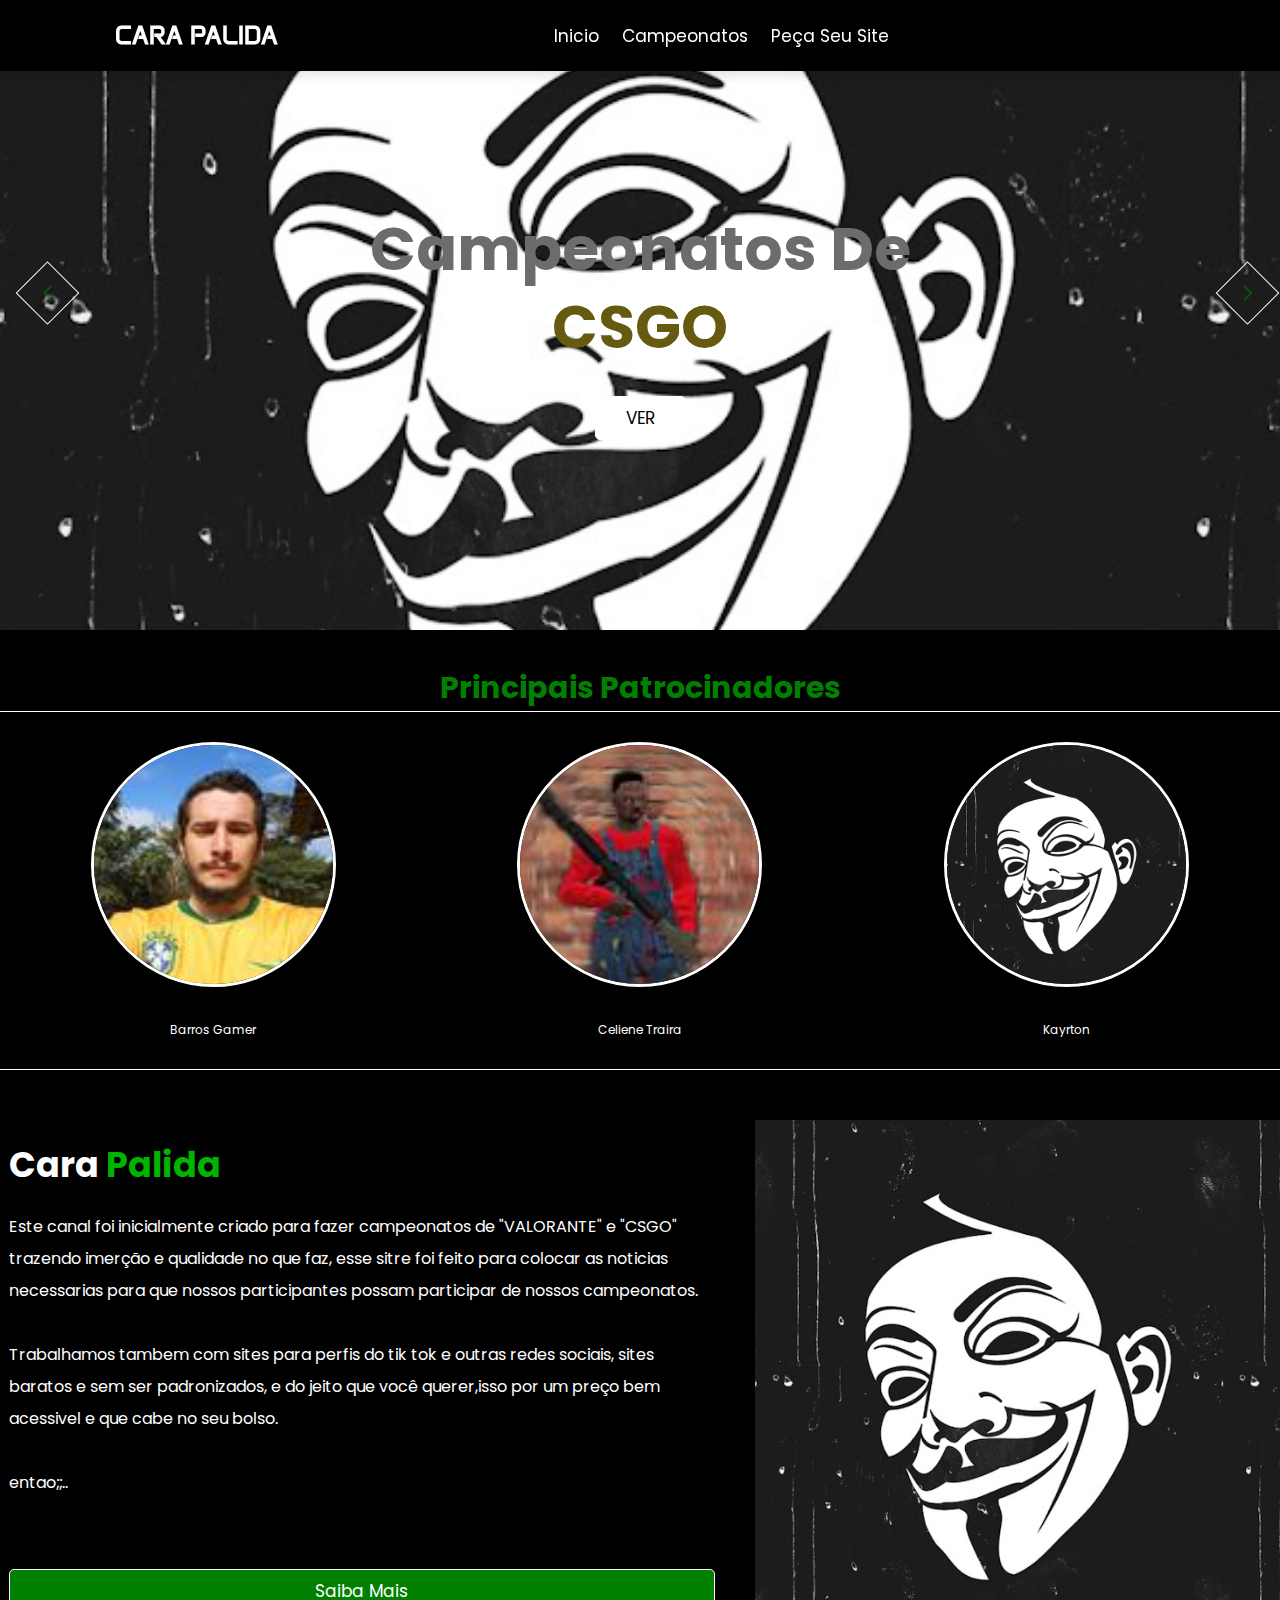
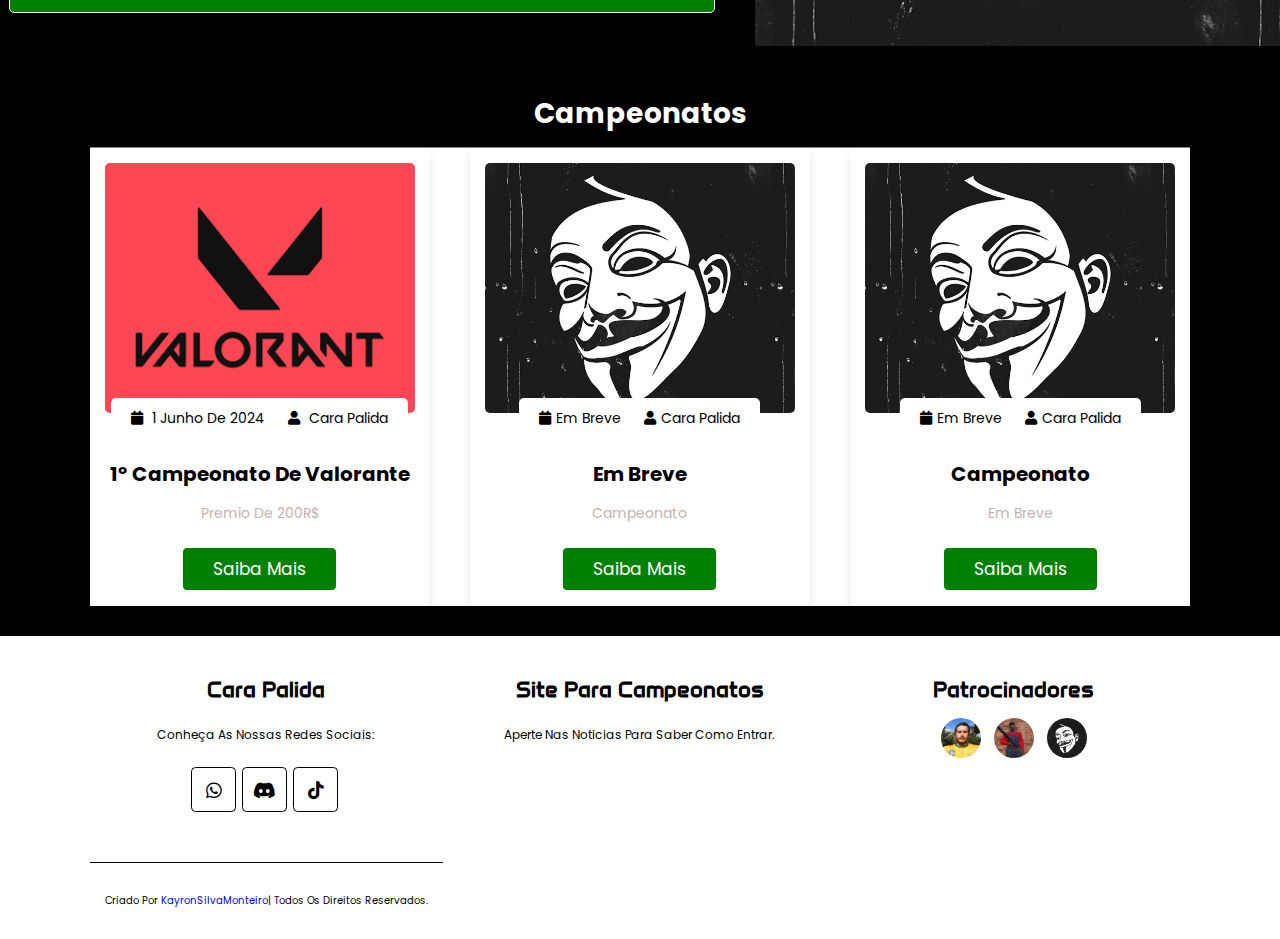
<file: index.html>
<!DOCTYPE html>
<html lang="pt-br">
<head>
    <meta charset="UTF-8">
    <meta name="viewport" content="width=device-width, initial-scale=1.0">
    <!--INICIO CSS ICONES -->
<link rel="stylesheet" href="https://cdnjs.cloudflare.com/ajax/libs/font-awesome/5.15.4/css/all.min.css">
<!--INICIO CSS SLIDE -->
<link rel="stylesheet" href="https://cdn.jsdelivr.net/npm/swiper@10/swiper-bundle.min.css" />
<link rel="stylesheet" href="style.css">
<link rel="shortcut icon" href="imagens/unnamed.jpg" type="image/x-icon">
<title>CARA PALIDA</title>
</head>
<body>


<!--INICIO CABEÇALHO -->
<header class="topo-site">

<!--INICIO DA LOGO -->
<a href="index.html" class="logo">
    
    CARA PALIDA
</a>
<!--FIM DA LOGO -->

<!-- INICIO DO MENU -->
<nav class="menu-site">
    <a href="index.html">inicio</a>
    <a href="campeonatos.html">Campeonatos</a>
    <a href="meusite.html">Peça Seu Site</a>

</nav>
<!-- FIM DO MENU -->

<!-- INICIO DOS ICONIS -->
<div class="icons">
    
    <div id="menu"class="fas fa-bars"></div>
</div>

<!-- FIM DOS ICONIS -->
</header>

<!--INICIO slider -->
<section class="msflix-destaque">


    <div class="swiper home-slider">
        <div class="swiper-wrapper">
            <div class="swiper-slide slide" style="background: url(imagens/unnamed.jpg) no-repeat;">
                
                <div class="content">
                    <h3>Campeonatos de <span>CSGO</span>  <br> </h3>
                    <a href="contatos.html" class="btn">VER </a>
                </div>
    
            </div>
    
            <div class="swiper-slide slide" style="background: url(imagens/unnamed.jpg) no-repeat;">
                
                <div class="content">
                    <h3>Campeonatos de <span>
                        VALORANTE
                    </span>  </h3>
                    <a href="contatos.html" class="btn">VER </a>
                </div>
    
            </div>
    
            <div class="swiper-slide slide" style="background: url(imagens/unnamed.jpg) no-repeat;">
                
                <div class="content">
                    <h3>Seu   <span>SITE</span>  </h3>
                    <a href="blog.html" class="btn">ENTRAR EM CONTATO </a>
                </div>
    
            </div>
        </div>
        <div class="swiper-button-prev"></div>
        <div class="swiper-button-next"></div>
    </div>
    
    
    </section>
<!--INICIO PATROCINADORES -->
<div class="titulo-patro">
    <h1>Principais patrocinadores</h1>
</div>


<div class="patrocinio">
   

<div class="patrocinio-img">
<a href="https://www.tiktok.com/@barros_game?is_from_webapp=1&sender_device=pc"><img src="imagens/933625ff03eae1d2ca37e73e21e1012a~c5_100x100.jpeg" alt=""></a>
<div class="name-patro">Barros Gamer</div>
</div>
<div class="patrocinio-img">
    <a href="https://www.tiktok.com/@celienitraira?is_from_webapp=1&sender_device=pc"><img src="imagens/bcaee3bd0744509822b2548d48a130fe~c5_100x100.jpeg" alt=""></a>
    <div class="name-patro">Celiene traira</div>
    </div>

    <div class="patrocinio-img">
        <a href="https://www.tiktok.com/@carapalida0?is_from_webapp=1&sender_device=pc"><img src="imagens/unnamed.jpg" alt=""></a>
        <div class="name-patro">Kayrton</div>
        </div>


</div>


<!--FIM PATROCINADORES -->

    <!--INICIO SOBRe -->
<secttion class="empresa">
    <div class="row">

<div class="content">
    <h3>Cara <span>Palida </span> </h3>
    <p>
        Este canal foi inicialmente criado para fazer campeonatos de "VALORANTE" e "CSGO"
        trazendo imerção e qualidade no que faz, esse sitre foi feito para colocar as noticias necessarias para que nossos participantes possam participar de nossos campeonatos.
        <br>
        <br>
        Trabalhamos tambem com sites para perfis do tik tok e outras redes sociais, sites baratos e sem ser padronizados, e do jeito que você querer,isso por um preço bem acessivel e que cabe no seu bolso.
        <br>
        <br>
       entao;;..

    </p>
    <p>
        
    </p>
    <a href="meusite.html" class="btn">Saiba mais</a>
</div>

<div class="empresa-img">
    <img src="imagens/unnamed.jpg" alt="">
</div>


    </div>
</secttion>


<!--FIM SOBRe -->

<!--INICIO BLOG -->
<section class="blog">
    <h1 class="titulo"> Campeonatos</h1>
     <div class="box-container">
        <!--INICIO ITEM BLOG DO SITE MAYKONSILVEIRA.COM.BR-->
     
        
<div class="box">
    <a href="primeira.html"><img src="imagens/valorante.png" alt=""></a>
    <div class="icons">
        <a href="primeira.html"><i class="fas fa-calendar"></i> 1 junho de 2024</a>
        <a href="primeira.html"><i class="fas fa-user"></i> Cara Palida</a>
    </div>
    <a href="primeira.html">
        <h3>1º Campeonato de Valorante</h3>
    </a>
    <p>premio de 200R$</p>
    <a href="primeira.html" title="" class="btn">Saiba mais</a>
    
   
</div>

        
        <!--FIM ITEM BLOG  DO SITE MAYKONSILVEIRA.COM.BR-->
        
        <!--INICIO ITEM BLOG -->
     
        
<div class="box">
    <a href="bombablog.html"><img src="imagens/unnamed.jpg" alt=""></a>
    <div class="icons">
        <a href="bombablog.html"><i class="fas fa-calendar"></i>Em Breve</a>
        <a href="bombablog.html"><i class="fas fa-user"></i>Cara Palida</a>
    </div>
    <a href="bombablog.html">
        <h3>Em Breve</h3>
    </a>
    <p>campeonato</p>
    <a href="bombablog.html" title="" class="btn">Saiba mais</a>
    
   
</div>

        
        <!--FIM ITEM BLOG -->

        <!--INICIO ITEM BLOG-->
     
        
<div class="box">
    <a href="pagina blog.html"><img src="imagens/unnamed.jpg" alt=""></a>
    <div class="icons">
        <a href="pagina blog.html"><i class="fas fa-calendar"></i>Em breve</a>
        <a href="pagina blog.html"><i class="fas fa-user"></i>Cara Palida</a>
    </div>
    <a href="pagina blog.html">
        <h3>campeonato</h3>
    </a>
    <p>Em Breve</p>
    <a href="pagina blog.html" title="" class="btn">Saiba mais</a>
    
   
</div>

        
        <!--FIM ITEM BLOG -->

    </div>    
</section>


<!--FIM BLOG -->


<!--INICIO DO RODAPER -->
<section class="rodape">
    <div class="box-container">
<!--INICIO ITEM DO RODAPER -->
        <div class="box">
            <h3>Cara Palida</h3>
            <p>Conheça as nossas redes sociais:</p>
            <div class="redes-sociais">
                <a href="https://wa.me/>" class="fab fa-whatsapp"></a>
                
                <a  href="https://discord.gg/cdJeW8Jp" class="fab fa-discord"></a>
                <a  href="https://www.tiktok.com/@carapalida0?is_from_webapp=1&sender_device=pc" class="fab fa-tiktok" target="_blank"></a>
                
            </div>
        </div>
        <!--FIM ITEM DO RODAPER -->



        <!-- INICIO ITEM DO RODAPER-->
        <div class="box">
            <h3>Site para Campeonatos</h3>
            <p>Aperte nas noticias para saber como entrar.</p>
            
        
            
        </div>
        <!--FIM ITEM DO RODAPER -->


        <!--INICIO ITEM DO RODAPER -->
        <div class="box">
            <h3>Patrocinadores</h3>
            <div class="imagens">
                <a href="https://www.tiktok.com/@barros_game?is_from_webapp=1&sender_device=pc " target="_blank"><img class="img-patro" src="imagens/933625ff03eae1d2ca37e73e21e1012a~c5_100x100.jpeg" alt=""></a>
                <a href="https://www.tiktok.com/@celienitraira?is_from_webapp=1&sender_device=pc" target="_blank"><img class="img-patro" src="imagens/bcaee3bd0744509822b2548d48a130fe~c5_100x100.jpeg" alt=""></img></a>
                <a href="" target="_blank"><img class="img-patro" src="imagens/unnamed.jpg" alt=""></img></a>
            
            
        </div>
        <!--FIM ITEM DO RODAPER -->
    </div>


   
        <div class="direitos">
            Criado por <span>KayronSilvaMonteiro</span>| Todos os direitos reservados.
        </div>
    
    
</section>
<!--INICIO JS DO SLIDE DO SITE MAYKONSILVEIRA.COM.BR-->
<script src="https://cdn.jsdelivr.net/npm/swiper@10/swiper-bundle.min.js"></script>
<!--INICIO JS DO SITE DO SITE MAYKONSILVEIRA.COM.BR-->
    <script src="ms.js"></script>
</body>
</html>
</file>
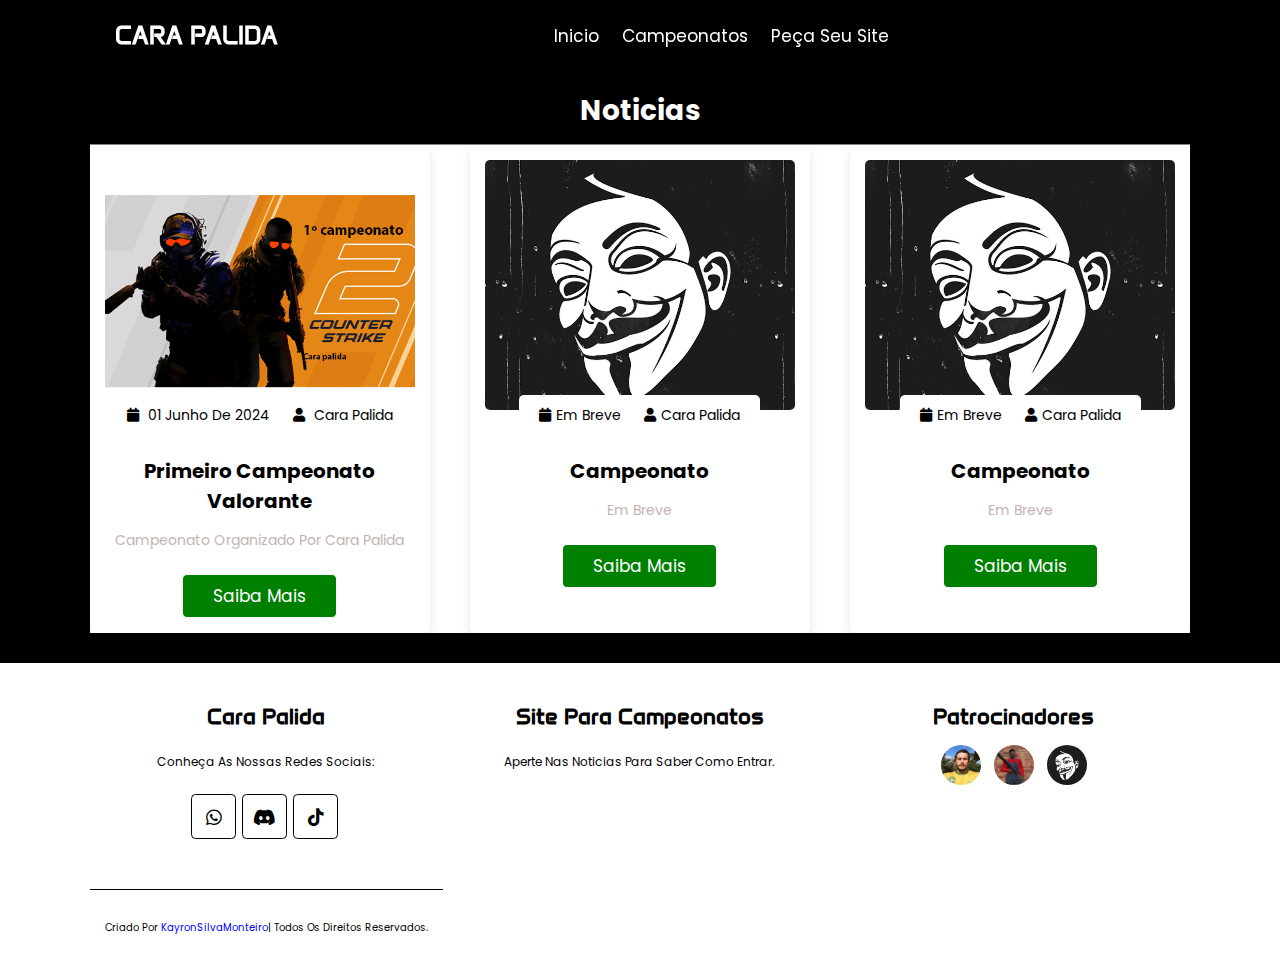
<file: campeonatos.html>
<!DOCTYPE html>
<html lang="pt-br">
<head>
    <meta charset="UTF-8">
    <meta name="viewport" content="width=device-width, initial-scale=1.0">
    <!--INICIO CSS ICONES -->
<link rel="stylesheet" href="https://cdnjs.cloudflare.com/ajax/libs/font-awesome/5.15.4/css/all.min.css">
<!--INICIO CSS SLIDE -->
<link rel="stylesheet" href="https://cdn.jsdelivr.net/npm/swiper@10/swiper-bundle.min.css" />
<link rel="stylesheet" href="style.css">
<link rel="shortcut icon" href="" type="image/x-icon">
<title>CARA PALIDA</title>
</head>
<body>


<!--INICIO CABEÇALHO -->
<header class="topo-site">

<!--INICIO DA LOGO -->
<a href="index.html" class="logo">
    
    CARA PALIDA
</a>
<!--FIM DA LOGO -->

<!-- INICIO DO MENU -->
<nav class="menu-site">
    <a href="index.html">Inicio</a>
    <a href="campeonatos.html">Campeonatos</a>
    <a href="meusite.html">Peça Seu Site</a>

</nav>
<!-- FIM DO MENU -->

<!-- INICIO DOS ICONIS -->
<div class="icons">
    
    <div id="menu"class="fas fa-bars"></div>
</div>

<!-- FIM DOS ICONIS -->
</header>



<!--INICIO BLOG -->
<br>
<br>
<br>
<section class="blog">
    <h1 class="titulo"> Noticias</h1>
     <div class="box-container">
        <!--INICIO ITEM BLOG DO SITE MAYKONSILVEIRA.COM.BR-->
     
        
<div class="box">
    <a href="primeira.html"><img src="imagens/campeonato de cs.jpg" alt=""></a>
    <div class="icons">
        <a href="primeira.html"><i class="fas fa-calendar"></i> 01 junho de 2024</a>
        <a href="primeira.html"><i class="fas fa-user"></i> Cara Palida</a>
    </div>
    <a href="primeira.html">
        <h3>Primeiro campeonato Valorante</h3>
    </a>
    <p>Campeonato organizado por cara palida</p>
    <a href="primeira.html" title="" class="btn">Saiba mais</a>
    
   
</div>

        
        <!--FIM ITEM BLOG  DO SITE MAYKONSILVEIRA.COM.BR-->
        
        <!--INICIO ITEM BLOG -->
     
        
        <div class="box">
            <a href="pagina blog.html"><img src="imagens/unnamed.jpg" alt=""></a>
            <div class="icons">
                <a href="pagina blog.html"><i class="fas fa-calendar"></i>Em breve</a>
                <a href="pagina blog.html"><i class="fas fa-user"></i>Cara Palida</a>
            </div>
            <a href="pagina blog.html">
                <h3>campeonato</h3>
            </a>
            <p>Em Breve</p>
            <a href="pagina blog.html" title="" class="btn">Saiba mais</a>
            
           
        </div>

        
        <!--FIM ITEM BLOG -->

        <!--INICIO ITEM BLOG-->
     
        
        <div class="box">
            <a href="pagina blog.html"><img src="imagens/unnamed.jpg" alt=""></a>
            <div class="icons">
                <a href="pagina blog.html"><i class="fas fa-calendar"></i>Em breve</a>
                <a href="pagina blog.html"><i class="fas fa-user"></i>Cara Palida</a>
            </div>
            <a href="pagina blog.html">
                <h3>campeonato</h3>
            </a>
            <p>Em Breve</p>
            <a href="pagina blog.html" title="" class="btn">Saiba mais</a>
            
           
        </div>

        
        <!--FIM ITEM BLOG -->

    </div>    
</section>


<!--INICIO DO RODAPER -->
<section class="rodape">
    <div class="box-container">
<!--INICIO ITEM DO RODAPER -->
        <div class="box">
            <h3>Cara Palida</h3>
            <p>Conheça as nossas redes sociais:</p>
            <div class="redes-sociais">
                <a href="https://wa.me/>" class="fab fa-whatsapp"></a>
                
                <a  href="https://discord.gg/cdJeW8Jp" class="fab fa-discord"></a>
                <a  href="https://www.tiktok.com/@carapalida0?is_from_webapp=1&sender_device=pc" class="fab fa-tiktok" target="_blank"></a>
                
            </div>
        </div>
        <!--FIM ITEM DO RODAPER -->



        <!-- INICIO ITEM DO RODAPER-->
        <div class="box">
            <h3>Site para Campeonatos</h3>
            <p>Aperte nas noticias para saber como entrar.</p>
            
        
            
        </div>
        <!--FIM ITEM DO RODAPER -->


        <!--INICIO ITEM DO RODAPER -->
        <div class="box">
            <h3>Patrocinadores</h3>
            <div class="imagens">
                <a href="https://www.tiktok.com/@barros_game?is_from_webapp=1&sender_device=pc " target="_blank"><img class="img-patro" src="imagens/933625ff03eae1d2ca37e73e21e1012a~c5_100x100.jpeg" alt=""></a>
                <a href="https://www.tiktok.com/@celienitraira?is_from_webapp=1&sender_device=pc" target="_blank"><img class="img-patro" src="imagens/bcaee3bd0744509822b2548d48a130fe~c5_100x100.jpeg" alt=""></img></a>
                <a href="" target="_blank"><img class="img-patro" src="imagens/unnamed.jpg" alt=""></img></a>
            
            
        </div>
        <!--FIM ITEM DO RODAPER -->
    </div>


    
        <div class="direitos">
            Criado por <span>KayronSilvaMonteiro</span>| Todos os direitos reservados.
        </div>
    
    
</section>
<!--INICIO JS DO SLIDE DO SITE MAYKONSILVEIRA.COM.BR-->
<script src="https://cdn.jsdelivr.net/npm/swiper@10/swiper-bundle.min.js"></script>
<!--INICIO JS DO SITE DO SITE MAYKONSILVEIRA.COM.BR-->
    <script src="ms.js"></script>
</body>
</html>
</file>
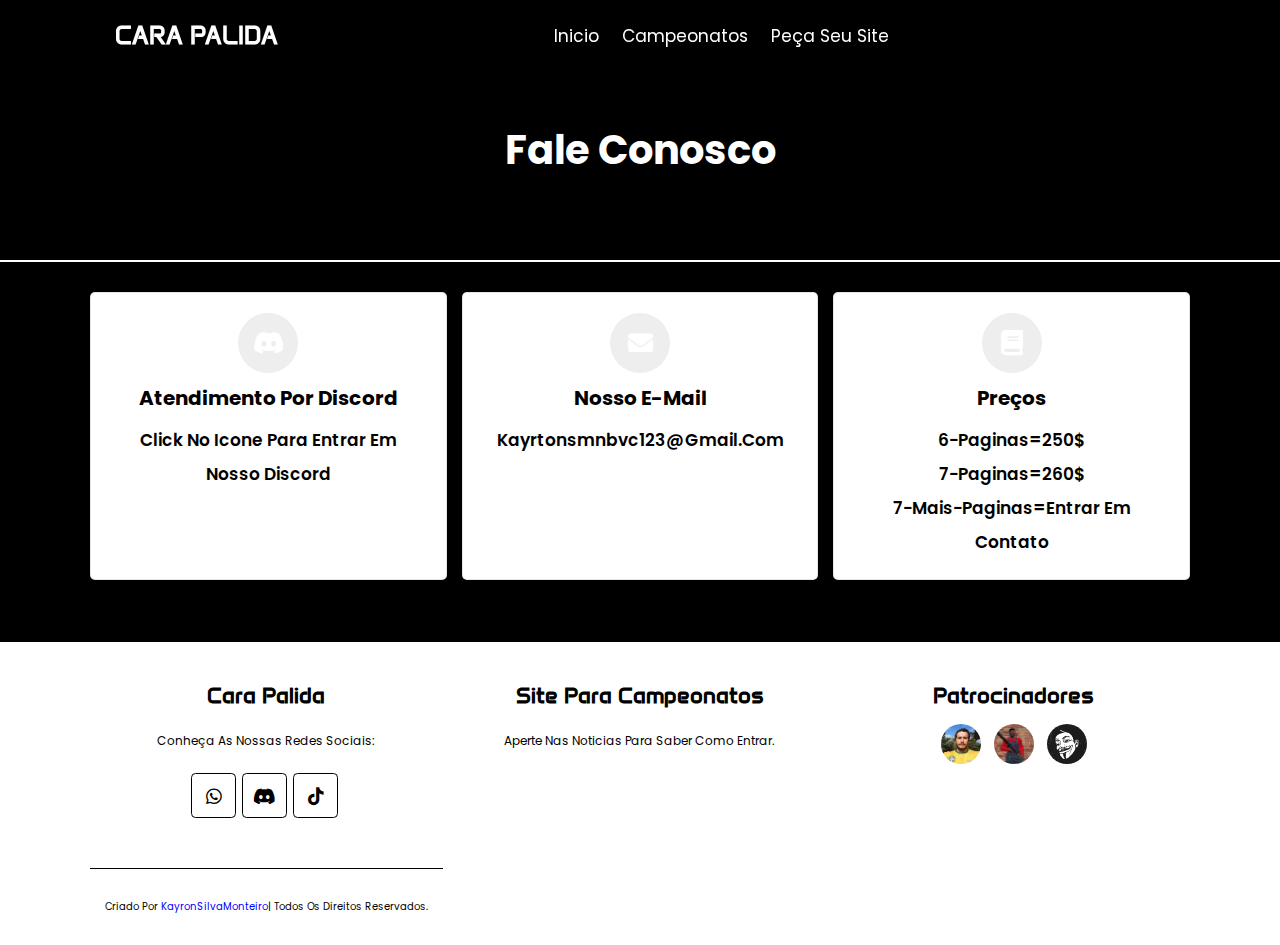
<file: meusite.html>
<!DOCTYPE html>
<html lang="pt-br">
<head>
    <meta charset="UTF-8">
    <meta name="viewport" content="width=device-width, initial-scale=1.0">
    <!--INICIO CSS ICONES -->
<link rel="stylesheet" href="https://cdnjs.cloudflare.com/ajax/libs/font-awesome/5.15.4/css/all.min.css">
<!--INICIO CSS SLIDE -->
<link rel="stylesheet" href="https://cdn.jsdelivr.net/npm/swiper@10/swiper-bundle.min.css" />
<link rel="stylesheet" href="style.css">
<link rel="shortcut icon" href="imagens/unnamed.jpg" type="image/x-icon">
<title>CARA PALIDA</title>
</head>
<body>


<!--INICIO CABEÇALHO -->
<header class="topo-site">

<!--INICIO DA LOGO -->
<a href="index.html" class="logo">
    
    CARA PALIDA
</a>
<!--FIM DA LOGO -->

<!-- INICIO DO MENU -->
<nav class="menu-site">
    <a href="index.html">Inicio</a>
    <a href="campeonatos.html">Campeonatos</a>
    <a href="meusite.html">Peça Seu Site</a>

</nav>
<!-- FIM DO MENU -->

<!-- INICIO DOS ICONIS -->
<div class="icons">
    
    <div id="menu"class="fas fa-bars"></div>
</div>

<!-- FIM DOS ICONIS -->
</header>



<!--INICIO TOPO  DA PAGINA VIRTUAL DO SITE MAYKONSILVEIRA.COM.BR-->
<div class="topo-paginas">
    <h1>Fale Conosco</h1>
    
</div>


<!--FIM TOPO DA PAGINA VIRTUAL DO SITE MAYKONSILVEIRA.COM.BR-->

<!--INICIO DE CONTATOS-->
<section class="contatos">
    <div class="icone-box">
        <!--INICIO ITEN  DE CONTATOS-->
        <div class="icons">
            <a href="https://discord.gg/cdJeW8Jp"><i class="fab fa-discord"></i></a>
            <h3>Atendimento por Discord</h3>
            <p>Click no icone para entrar em nosso discord</p>
            
        </div>
        <!--FIM ITEN  DE CONTATOS-->
        <!--INICIO ITEN  DE CONTATOS-->
        <div class="icons">
            <i class="fas fa-envelope"></i>
            <h3>Nosso E-mail</h3>
            <p>kayrtonsmnbvc123@gmail.com</p>
           
            
        </div>
        <!--FIM ITEN  DE CONTATOS-->
    
    
    
        <!--INICIO ITEN  DE CONTATOS-->
        <div class="icons">
            <i class="fas fa-book"></i>
            <h3>Preços</h3>
            <p>6-paginas=<span>250$</span> <br>
               7-paginas=<span>260$</span> <br>
               7-mais-paginas=Entrar em contato
            </p>
            
            
        </div>
        <!--FIM ITEN  DE CONTATOS-->
    </div>
    
    <br>
    <br>
    <!-- INICIO MAPA GOOGLE-->
    
    <!-- FIM MAPA GOOGLE-->
    
    
    </section>
    
    <!--FIM DE CONTATOS-->


    <!--INICIO DO RODAPER -->
<section class="rodape">
    <div class="box-container">
<!--INICIO ITEM DO RODAPER -->
        <div class="box">
            <h3>Cara Palida</h3>
            <p>Conheça as nossas redes sociais:</p>
            <div class="redes-sociais">
                <a href="https://wa.me/>" class="fab fa-whatsapp"></a>
                
                <a  href="https://discord.gg/cdJeW8Jp" class="fab fa-discord"></a>
                <a  href="https://www.tiktok.com/@carapalida0?is_from_webapp=1&sender_device=pc" class="fab fa-tiktok" target="_blank"></a>
                
            </div>
        </div>
        <!--FIM ITEM DO RODAPER -->



        <!-- INICIO ITEM DO RODAPER-->
        <div class="box">
            <h3>Site para Campeonatos</h3>
            <p>Aperte nas noticias para saber como entrar.</p>
            
        
            
        </div>
        <!--FIM ITEM DO RODAPER -->


        <!--INICIO ITEM DO RODAPER -->
        <div class="box">
            <h3>Patrocinadores</h3>
            <div class="imagens">
                <a href="https://www.tiktok.com/@barros_game?is_from_webapp=1&sender_device=pc " target="_blank"><img class="img-patro" src="imagens/933625ff03eae1d2ca37e73e21e1012a~c5_100x100.jpeg" alt=""></a>
                <a href="https://www.tiktok.com/@celienitraira?is_from_webapp=1&sender_device=pc" target="_blank"><img class="img-patro" src="imagens/bcaee3bd0744509822b2548d48a130fe~c5_100x100.jpeg" alt=""></img></a>
                <a href="" target="_blank"><img class="img-patro" src="imagens/unnamed.jpg" alt=""></img></a>
            
            
        </div>
        <!--FIM ITEM DO RODAPER -->
    </div>


   
        <div class="direitos">
            Criado por <span>KayronSilvaMonteiro</span>| Todos os direitos reservados.
        </div>
    
    
</section>
<!--INICIO JS DO SLIDE DO SITE MAYKONSILVEIRA.COM.BR-->
<script src="https://cdn.jsdelivr.net/npm/swiper@10/swiper-bundle.min.js"></script>
<!--INICIO JS DO SITE DO SITE MAYKONSILVEIRA.COM.BR-->
    <script src="ms.js"></script>
</body>
</html>
</file>
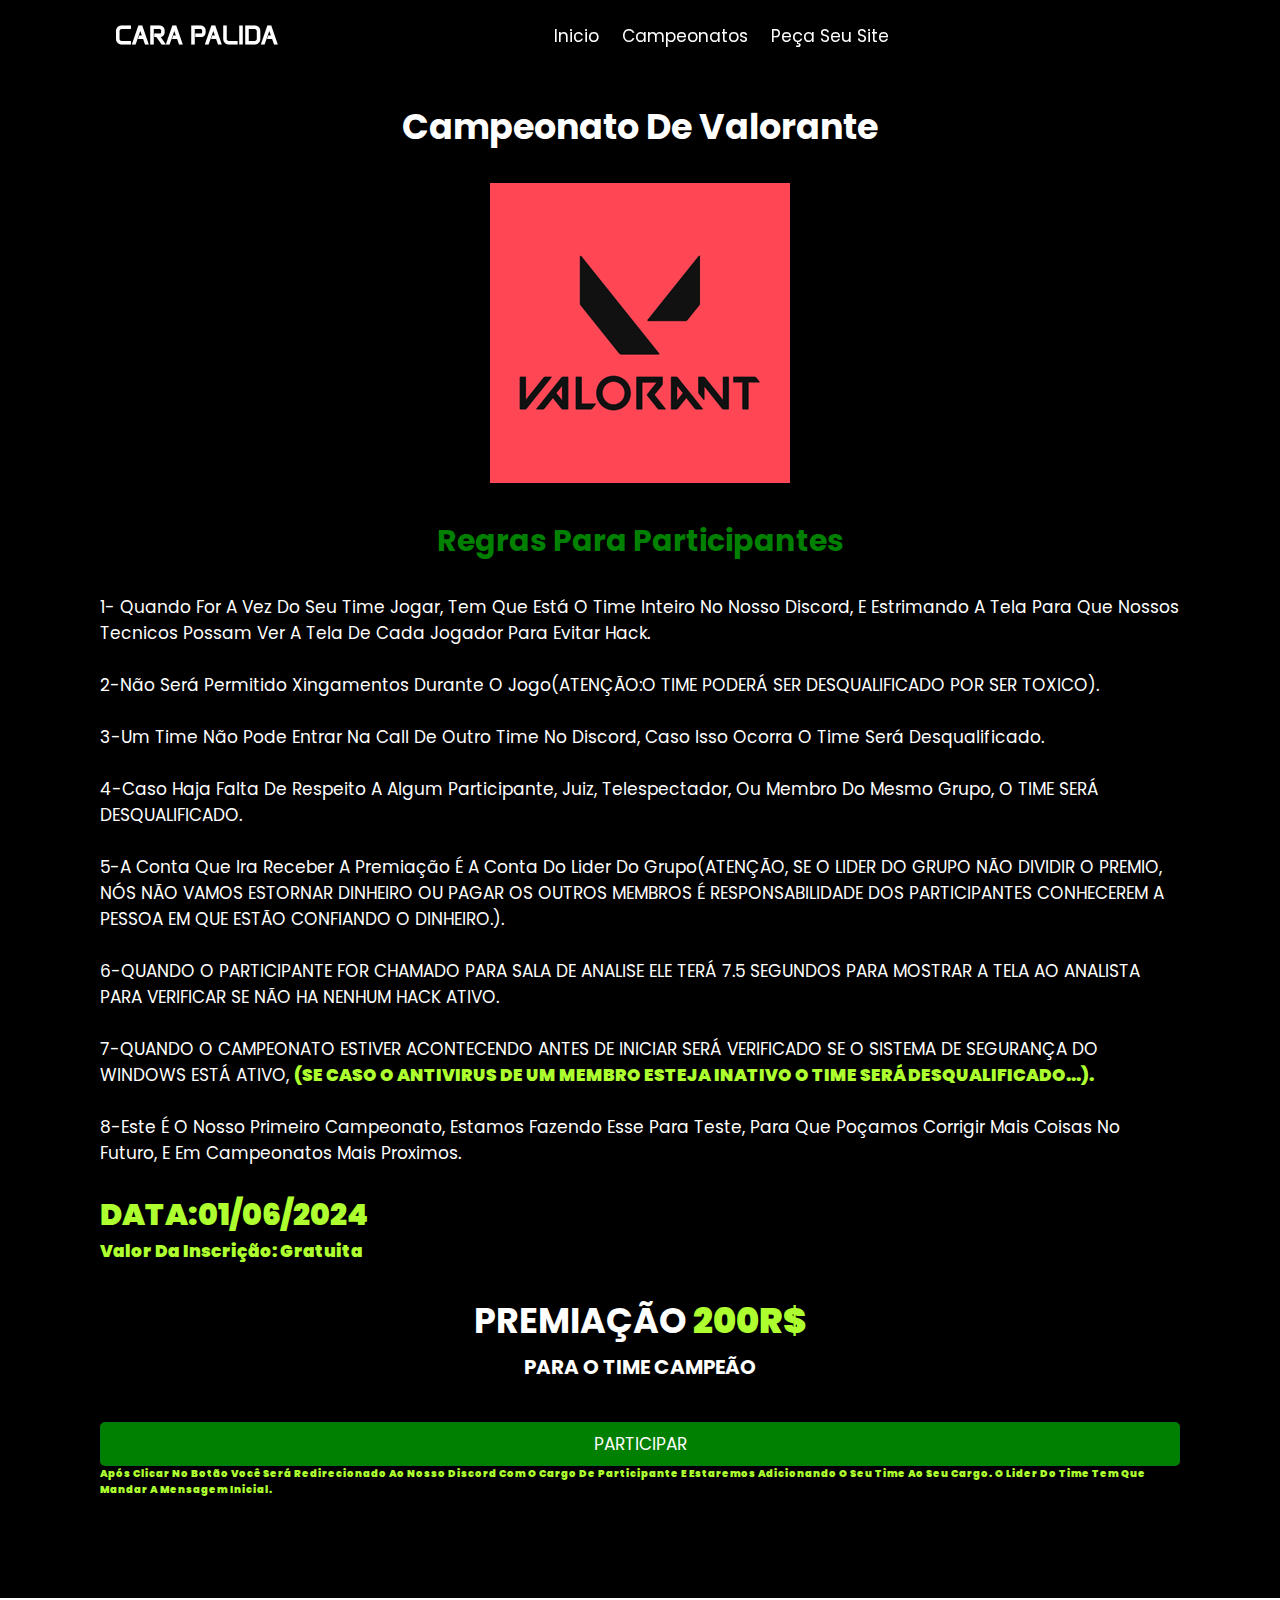
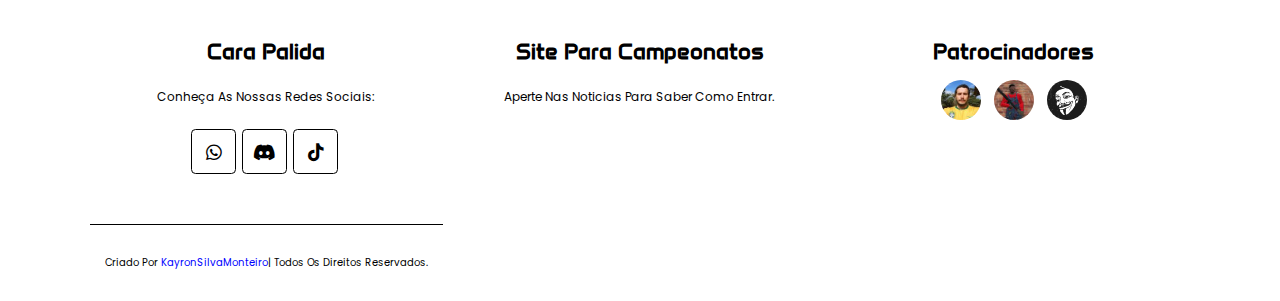
<file: primeira.html>
<!DOCTYPE html>
<html lang="pt-br">
<head>
    <meta charset="UTF-8">
    <meta name="viewport" content="width=device-width, initial-scale=1.0">
    <!--INICIO CSS ICONES -->
<link rel="stylesheet" href="https://cdnjs.cloudflare.com/ajax/libs/font-awesome/5.15.4/css/all.min.css">
<!--INICIO CSS SLIDE -->
<link rel="stylesheet" href="https://cdn.jsdelivr.net/npm/swiper@10/swiper-bundle.min.css" />
<link rel="stylesheet" href="paginasinfo.css">
<link rel="shortcut icon" href="imagens/unnamed.jpg" type="image/x-icon">
<title>CARA PALIDA</title>
</head>
<body>


<!--INICIO CABEÇALHO -->
<header class="topo-site">

<!--INICIO DA LOGO -->
<a href="index.html" class="logo">
    
    CARA PALIDA
</a>
<!--FIM DA LOGO -->

<!-- INICIO DO MENU -->
<nav class="menu-site">
    <a href="index.html">Inicio</a>
    <a href="campeonatos.html">Campeonatos</a>
    <a href="meusite.html">Peça Seu Site</a>
    

</nav>
<!-- FIM DO MENU -->

<!-- INICIO DOS ICONIS -->
<div class="icons">
    
    <div id="menu"class="fas fa-bars"></div>
</div>

<!-- FIM DOS ICONIS -->
</header>


<section class="informacoes">

<div class="caixa-1">

    <div class="caixa-2">
        <h1>Campeonato de Valorante</h1>
        
        <div class="img-text">
            <img src="imagens/valorante.png" alt="">

        </div>

        <div class="sobe-camp">
                <h1 class="regras">Regras para participantes</h1>
            <p>
                         



            1- Quando for a vez do seu time jogar, tem que está o time inteiro no nosso discord, e estrimando a tela para que nossos tecnicos possam ver a tela de cada jogador para evitar hack. <br> <br>
            2-Não será permitido xingamentos durante o jogo(ATENÇÃO:O TIME PODERÁ SER DESQUALIFICADO POR SER TOXICO). <br> <br>
            3-Um time não pode entrar na call de outro time no discord, caso isso ocorra o time será desqualificado. <br> <br>
            4-Caso haja falta de Respeito a algum participante,  juiz, telespectador, ou membro do mesmo grupo, O TIME SERÁ DESQUALIFICADO. <br> <br>
            5-A conta que ira receber a premiação é a conta do lider do grupo(ATENÇÃO, SE O LIDER DO GRUPO NÃO DIVIDIR O PREMIO, NÓS NÃO VAMOS ESTORNAR DINHEIRO OU PAGAR OS OUTROS MEMBROS É RESPONSABILIDADE DOS PARTICIPANTES CONHECEREM A PESSOA EM QUE ESTÃO CONFIANDO O DINHEIRO.). <br> <br>
            6-QUANDO O PARTICIPANTE FOR CHAMADO PARA SALA DE ANALISE ELE TERÁ 7.5 SEGUNDOS PARA MOSTRAR A TELA AO ANALISTA PARA VERIFICAR SE NÃO HA NENHUM HACK ATIVO.  <br> <br>
            7-QUANDO O CAMPEONATO ESTIVER ACONTECENDO ANTES DE INICIAR SERÁ VERIFICADO SE O SISTEMA DE SEGURANÇA DO WINDOWS ESTÁ ATIVO, <span>(SE CASO O ANTIVIRUS DE UM MEMBRO ESTEJA INATIVO  O TIME SERÁ DESQUALIFICADO...).  </span> <br> <br>
            8-Este é o nosso primeiro campeonato, estamos fazendo esse para teste, para que poçamos corrigir mais coisas no futuro, e em campeonatos mais proximos. <br> <br>

              
                <span class="data">DATA:01/06/2024</span> <br>
                <span>Valor da inscrição: Gratuita</span>
            </p>

            <h4 class="premio"> PREMIAÇÃO <span>200R$</span></h4>
            <h5>PARA O TIME CAMPEÃO</h5>

        </div>
            <a class="btn" href="https://discord.gg/cdJeW8Jp">PARTICIPAR</a>
            <span>Após clicar no botão você será redirecionado ao nosso Discord com o cargo de participante e estaremos adicionando o seu time ao seu cargo. O lider do time tem que mandar a mensagem inicial.</span>
    </div>




</div>











</section>










<!--INICIO DO RODAPER -->
<section class="rodape">
    <div class="box-container">
<!--INICIO ITEM DO RODAPER -->
        <div class="box">
            <h3>Cara Palida</h3>
            <p>Conheça as nossas redes sociais:</p>
            <div class="redes-sociais">
                <a href="https://wa.me/>" class="fab fa-whatsapp"></a>
                
                <a  href="https://discord.gg/cdJeW8Jp" class="fab fa-discord"></a>
                <a  href="https://www.tiktok.com/@carapalida0?is_from_webapp=1&sender_device=pc" class="fab fa-tiktok" target="_blank"></a>
                
            </div>
        </div>
        <!--FIM ITEM DO RODAPER -->



        <!-- INICIO ITEM DO RODAPER-->
        <div class="box">
            <h3>Site para Campeonatos</h3>
            <p>Aperte nas noticias para saber como entrar.</p>
            
        
            
        </div>
        <!--FIM ITEM DO RODAPER -->


        <!--INICIO ITEM DO RODAPER -->
        <div class="box">
            <h3>Patrocinadores</h3>
            <div class="imagens">
                <a href="https://www.tiktok.com/@barros_game?is_from_webapp=1&sender_device=pc " target="_blank"><img class="img-patro" src="imagens/933625ff03eae1d2ca37e73e21e1012a~c5_100x100.jpeg" alt=""></a>
                <a href="https://www.tiktok.com/@celienitraira?is_from_webapp=1&sender_device=pc" target="_blank"><img class="img-patro" src="imagens/bcaee3bd0744509822b2548d48a130fe~c5_100x100.jpeg" alt=""></img></a>
                <a href="" target="_blank"><img class="img-patro" src="imagens/unnamed.jpg" alt=""></img></a>
            
            
        </div>
        <!--FIM ITEM DO RODAPER -->
    </div>


   
        <div class="direitos">
            Criado por <span>KayronSilvaMonteiro</span>| Todos os direitos reservados.
        </div>
    
    
</section>
<!--INICIO JS DO SLIDE DO SITE MAYKONSILVEIRA.COM.BR-->
<script src="https://cdn.jsdelivr.net/npm/swiper@10/swiper-bundle.min.js"></script>
<!--INICIO JS DO SITE DO SITE MAYKONSILVEIRA.COM.BR-->
    <script src="ms.js"></script>
</body>
</html>
</file>
<file: style.css>
@import url('https://fonts.googleapis.com/css2?family=Poppins:ital,wght@0,100;0,200;0,300;0,400;0,500;0,600;0,700;0,800;0,900;1,100;1,200; 1.300;1.400;1.500;1.600;1.700;1.800;1.900&display=swap');

@import url('https://fonts.googleapis.com/css2?family=Anta&display=swap');


*{
font-family: "Poppins", sans-serif;
margin: 0;
padding: 0;
box-sizing: border-box;
outline: none;
text-decoration: none;
border: none;
text-transform: capitalize;
transform: .2s linear;
}

html{
    font-size: 62.5%;
    overflow-x: hidden;
    scroll-behavior: smooth;
    background-color: black;
}


.btn{
    display: inline-block;
    font-size: 1.7rem;
    color: white;
    background: green;
    margin-top:1rem ;
    padding: .8rem 3rem;
    border: 1px solid white;
    border-radius: .5rem;
    cursor: pointer;
    
}
.btn:hover{
    background: white;
    color: black;
    font-weight: 600;
    border: 1px solid black;
}
section{
    padding: 3rem 7%;
}
.titulo{
    font-size: 2.8rem;
    color: white;
    padding: 1.2rem 0;
    text-align: center;
    border-bottom: .1rem solid rgb(141, 131, 131);
    
}
.titulo span{
    color: red;
}
/*INICIO CABEÇALHO DO SITE */

.topo-site{
    display: flex;
    position: fixed;
    top: 0;
    left: 0;
    right: 0;
    align-items: center;
    justify-content: space-between;
    padding: 2rem 9%;
    z-index: 1000;
    background: black;
    box-shadow: 0 0.5rem 1rem rgba(0, 0, 0, 0.1);
}

.topo-site .logo{
    font-family: "Anta", sans-serif; 
    font-size: 2.5rem;
    color: white;
    font-weight: bolder;
}
.topo-site .logo i{
    color: blue;
    padding-right: .5rem;
    rotate: 175deg;
}

.topo-site .menu-site a{
    color: white;
    font-size: 1.7rem;
    margin: 0 1rem;
    


}
.topo-site .menu-site a:hover{
    color: rgba(2, 212, 2, 0.562);
    font-weight: 400;

}
.topo-site .icons div{
    color: #fff;
    font-size: 2.5rem;
    margin-left: 1.7rem;
    cursor: pointer;
}
.topo-site .icons div:hover{
    color: yellow;
}
#menu{
    display: none;
    color: white;
}
#menu:hover{
    color: green;

}
.topo-site .carrinho{
    width: 35rem;
    background: #fff;
    border-radius: .5rem;
    box-shadow: 0 0.5rem 1rem rgba(0, 0, 0, 0.1);
    position: absolute;
    top: 115%;
    right: -105%;
    padding: 2rem;

}
.topo-site .carrinho.active{
    right: 2rem;
    transition: .4s linear;
}
.topo-site .carrinho .box{
    position: relative;
    display: flex;
    margin-bottom: 1.5rem;
    gap: 1.5rem;
    align-items: center;
}
.topo-site .carrinho .box .fa-times{
    position: absolute;
    top: 50%;
    right: 2rem;
    transform: translateY(-50%);
    font-size: 2rem;
    color: #777;
    cursor: pointer;
}
.topo-site .carrinho .box .fa-times:hover{
    color: red;
}
.topo-site .carrinho .box img{
    height: 10rem;
}
.topo-site .carrinho .box .content h3{
    font-size: 1.7rem;
    padding-bottom: .5rem;
    color: #130f40;


}
.topo-site .carrinho .box .content span{
    font-size: 1.7rem;
    color: #777;
}
.topo-site .carrinho .box .content span .multiplica{
    margin: 0.5rem;
}
.topo-site .carrinho .total{
    font-size: 2.2rem;
    color:#130f40 ;
    text-align: center;

}
.topo-site .carrinho .btn{
    width: 100%;
    text-align: center;
}

.topo-site .login-form{
    position: absolute;
    top: 115%;
    right: -105%;
    background: #fff;
    box-shadow: 0 0.5rem 1rem rgba(0, 0, 0, 0.1);
    border-radius: .5rem;
    width: 35rem;
    padding: 2rem;
}
.topo-site .login-form.active{
    right: 2rem;
    transition: .4s linear;
}
.topo-site .login-form h3{
    font-size: 2.2rem;
    color: #130f40;
    text-transform: uppercase;
    margin-bottom: .7rem;
    text-align: center;


}
.topo-site .login-form .box{
    margin: .7rem 0;
    padding: 1rem 1.2rem;
    border: 1px solid rgba(0, 0, 0, 0.1);
    width: 100%;
    text-transform: none;
    color: #130f40;
}
.topo-site .login-form .lembrar-senha{
    display: flex;
    align-items: center;
    gap: .5rem;
    margin: .7rem 0;

}
.topo-site .login-form .lembrar-senha label{
 font-size: 1.5rem;
 color: #777;
 cursor: pointer;
}
.topo-site .login-form .btn{
    width: 100%;
    text-align: center;
    margin: 1rem 0;
}



/*TOPO PAGINAS*/
.topo-paginas{
    background: yellow;
    background-size: cover;
    background-position: center;
    text-align: center;
    padding-top: 12rem;
    padding-bottom: 8rem;

}
.topo-paginas h1{
    color: black;
    font-size: 4rem;
}
.topo-paginas p{
    padding-top: 1rem;
    font-size: 2rem;
    color: blue;
}
.topo-paginas p a{
    color: rgba(0, 0, 255, 0.473);
    padding-right: .5rem;
}
/*SLIDE*/


.msflix-destaque{
    padding: 0;
}
.msflix-destaque .slide{
    display: flex;
    align-items: center;
    justify-content: center;
    min-height: 70vh;
    background-size: cover !important;
    background-position: center !important;
}
.msflix-destaque .slide .content{
    display: none;
    width: 60rem;
    text-align: center;

}
.msflix-destaque .slide .content h3{
   font-size: 6rem;
   line-height: 1.3;
   color: rgb(110, 107, 107); 
   padding: 2rem 0;
   animation: sliderMaykon 1s ease forwards;
}
.msflix-destaque .slide .content span{
color: rgb(102, 89, 16);

}
.msflix-destaque .slide .content .btn{
    background: white;
    color: black;
}
.msflix-destaque .slide .content .btn:hover{
    background: black ;
    color: white;
    border: none;
    font-weight: 600;
    animation: sliderReveal 1s ease forwards;
    border: 1px solid white;
}
.msflix-destaque .swiper-slide-active .content{
    display: inline-block;
} 
.msflix-destaque .swiper-slide-active{
    animation: msflixScale 4s linear forwards;
}

@keyframes sliderMaykon{
    0%{
        transform: translateY(30px);
        opacity: 0;
    }
    100%{
        transform: translateY(0px);
        opacity: 1;
    }
}

@keyframes msflixScale{
    0%{
        transform: scale(1);
        
    }
    100%{
        transform: scale(1.15);
    }
}
.swiper-button-prev,
.swiper-button-next{
    height: 4.5rem;
    width: 4.5rem;
    line-height: 4.5rem;
    margin-left: 1.5rem;
    color: green;
    border: .1px solid white;
    transform: translateY(-50%) rotate(45deg);
}

.swiper-button-prev::after,
.swiper-button-next::after{
font-size: 1.5rem;
transform: rotate(-45deg);
}

.swiper-button-prev:hover,
.swiper-button-next:hover{
color: white;
background-color: black;
}


/*TOPO PAGINAS*/
.topo-paginas{
    background: black;
    background-size: cover;
    background-position: center;
    text-align: center;
    padding-top: 12rem;
    padding-bottom: 8rem;
    border-bottom: 2px solid white;

}
.topo-paginas h1{
    color: white;
    font-size: 4rem;
}
.topo-paginas p{
    padding-top: 1rem;
    font-size: 2rem;
    color: white;
}
.topo-paginas p a{
    color: white;
    padding-right: .5rem;
}
/*patrocinio*/
.titulo-patro h1{
    color: green;
    font-size: 3rem;
    text-align: center;
    padding-top: 3.5rem;
    border-bottom: 1px solid white;
}

.patrocinio{
    display: grid;
grid-template-columns: repeat(auto-fit,Minmax(30rem, 1fr));
padding-top: 3rem;
padding-bottom: 3rem;
border-bottom: 1px solid white;







}
.patrocinio .patrocinio-img{
    width: 245px;
    margin: auto;
   
    
   
   

   

  
    
    
}

.patrocinio .patrocinio-img img{
    width:100% ;
   
    border-radius: 50%;
    object-fit: cover;
    transition:  1s ;
    border: 3px solid white;
    
 
 
 

}
.patrocinio .patrocinio-img img:hover{
    transform: scale(1.2);
}
.patrocinio .patrocinio-img .name-patro{
    color: white;
    text-align: center;
    font-size: 1.2rem;
    padding-top: 2.9rem;
   
}





/*patrocinio*/

/*EMPRESA*/
.empresa{
   
}
.empresa .row{
    display: flex;
    flex-wrap: wrap;
    padding-top: 5rem;
    padding-left: .9rem;
    gap: 4rem;
    
    align-items: center;
}
.empresa .row .empresa-img{
    flex: 1 1 32rem;
}
.empresa .row .empresa-img img{
    width: 100%;
    box-shadow: 0 .5rem rgba(0, 0, 0, 0.1);

}
.empresa .row .content{
    flex: 1 1 50rem;
}
.empresa .row .content h3{
    font-size: 3.5rem;
    color: white;
}
.empresa .row .content h3 span{
    color: rgb(1, 180, 1);
}
.empresa .row .content p{
    
    font-size: 1.6rem;
    text-transform: none;
    color: white;
    padding: 2rem 0;
    line-height: 2;
}
.empresa .btn{
    background: green;
    color: white;
    border: 1px solid #fff;
    margin-bottom: 2rem;
    display: flex;
    align-items: center;
    justify-content: center;
} 
.empresa .btn:hover{
    background-color: white;
    color: black;
    border: 1px solid black;
    font-weight: 600;
}
/*blog*/

.blog{
    
}
.blog .box-container{
    display: grid;
    grid-template-columns: repeat(auto-fit,minmax(30rem,1fr));
    gap: 4rem;
   background-color: white;
   
   


}
.blog .box-container .box{
    text-align: center;
    padding: 1.5rem;
    border-radius: .5rem;
    box-shadow: 0 .5rem 1rem rgba(0, 0, 0, 0.1);

}
.blog .box-container .box img{
    width: 100%;
    height: 25rem;
    border-radius: .5rem;
    object-fit: cover;
    transition:  1s linear;
}
.blog .box-container .box img:hover{
    transform: scale(1.1);
}



.blog .box-container .box .icons{
    display: inline-block;
    top: -2rem;
    background: white;
    padding: 1rem;
    border-radius: .5rem;
    position: relative;
}
.blog .box-container .box .icons a{
    color: black;
    font-size: 1.4rem;
    margin: 0 1rem;
}
.blog .box-container .box .icons a:hover{
    color: gold;
}
.blog .box-container .box .icons a i{
    color: black;
    padding-right: .5rem;
}
.blog .box-container .box h3{
    font-size: 2rem;
    color: black;
}
.blog .box-container .box p{
    color: rgb(197, 178, 178);
    font-size: 1.4rem;
    padding: 1rem 0;
    line-height: 2;
}

/*RODAPE*/

.rodape{
    background-color: rgb(255, 255, 255);
    text-align: center;
}
.rodape .box-container{
    display: grid;
    grid-template-columns: repeat(auto-fit, minmax(30rem,1fr));
    gap: 2rem;
}
.rodape .box-container .box h3{
    font-size: 2.2rem;
    text-transform: capitalize;
    color: black;
    padding: 1rem 0;
    font-family: "Anta", sans-serif; 

}
.rodape .box-container .box p{
    font-size: 1.2rem;
    color: black;
    line-height: 2;
    padding: 1rem 0;

}
.rodape .box-container .box .organizar {
    text-decoration: none;
    background-color: black;
    color: white;
    border-radius: 5%;
    padding: 15px;
    
}
.rodape .box-container .box .redes-sociais{
    margin-top: 1rem;

}

.rodape .box-container .box .redes-sociais a{
    color: black;
    border: .1px solid black;
    border-radius: 10%;
  width: 4.5rem;
    height: 4.5rem;
    line-height: 4.5rem;
    text-align: center;
    font-size: 1.8rem;
    margin-right: .3rem;


}
.rodape .box-container .box .redes-sociais a:hover{
    background-color: rgb(0, 0, 0);
    color: white;
    border: .1rem solid white;
}
.rodape .box-container .box .link {
    display: block;
    font-size: 1.7rem;
    line-height: 2;
    padding: .5rem 0;
    text-decoration: underline;
    color: #fff;


}
.rodape .box-container .box .imagens{
 
}

.rodape .box-container .box .imagens .img-patro{
    width: 40px;
    height: 40px;
    border-radius: 50%;
    margin: .5rem;
    transition: 1s;

}
.rodape .box-container .box .imagens .img-patro:hover{

    transform: scale(1.5);
    border: 1px solid black;

}

.direitos{
    text-align: center;
    color: black;
    font-size: 1rem;
    margin-top: 3rem;
    padding-top: 3rem;
    text-transform: capitalize;
    border-top: .1rem solid black;
    width: 100%;
    height: 100%;
   

}
.direitos span{
    color: blue;
}

/*CONTATOS*/
.contatos .icone-box{
    display: grid;
    grid-template-columns: repeat(auto-fit,Minmax(30rem, 1fr));
    gap: 1.5rem;
}

.contatos .icone-box .icons{
    text-align: center;
    border: .1rem solid rgba(0, 0, 0, 0.1);
    box-shadow: 0 .5rem 1rem rgba(0, 0, 0, 0.1);
    padding: 2rem;
    border-radius: .5rem;
    background-color: white;
}
.contatos .icone-box .icons i{
    width: 6rem;
    height: 6rem;
    font-size: 2.5rem;
    line-height: 6rem;
    background: #eee;
    border-radius: 50%;
    color: white;
    transition: 0.5s;
}
.contatos .icone-box .icons:hover i{
    background: black;
    color: white;
    transform: scale(1.1);

}
.contatos .icone-box .icons h3{
    font-size: 2rem;
    color: black;
    padding: 1rem 0;
}
.contatos .icone-box .icons p{
font-size: 1.7rem;
color: black;
line-height: 2;
font-weight: 600;
}
.contatos .row{
    margin-top: 2rem;
    text-align: center;

}
.contatos .row form{
    padding: 2rem;
    text-align: center;
    border: .1rem solid rgba(0, 0, 0, 0.1);
    box-shadow: 0 .6rem 2.4rem rgba(0, 0, 0, 0.1);
    padding: 2rem;
    border-radius: .5rem;
}
.contatos .row form h3{
    font-size: 2.5rem;
    padding-top: 1rem;
    color: #130f40;
}
.contatos .row form .inputbox{
    display: flex;
    flex-wrap: wrap;
    justify-content: space-between;
}
.contatos .row form .inputbox input{
    width: 49%;
}
.contatos .row form .inputbox .box,
.contatos .row form textarea{
padding: 1rem 1.2rem;
font-size: 1.6rem;
border: .1rem solid rgba(0, 0, 0, 0.1);
margin: .7rem 0;
text-transform: none;


    
}
.contatos .row form textarea{
    width: 100%;
    height: 15rem;
    resize: none;
}

.contatos .btn{
    border: rgba(0, 0, 255, 0.233);
    font-weight: 600;
    background-color: yellow;
    color: black;
    display: flex;
    align-items: center;
    justify-content: center;
}
.contatos .btn:hover{
    background-color: black;
    border: 1px solid black;
    color: yellow;
}




/*CELULAR*/
@media(max-width:991px){
    html{
        font-size: 55%;

    }
    section{
        padding: 3rem;

    }
    .topo-site{
        padding: 2rem;
    }

}


@media(max-width:768px){
    .topo-site .icons #menu{
        display: inline-block;
    }
    .topo-site .menu-site{
        position: absolute;
        top: 110%;
        right: 110%;
        width: 30rem;
        background-color: black;
        border-radius: .5rem;
        box-shadow: 0 .5rem 1rem rgba(0, 0, 0, 0.1);

       

    }
    .topo-site .menu-site.active{
        right: 2rem;
        transition: .4s linear;
    }
   
    .topo-site .menu-site a{
        display: block;
        font-size: 2rem;
        margin: 2rem 2.5rem;
    }
    .msflix-destaque .slide .content h3{
        font-size: 4rem;
    }
    .topo-site .menu-site a{
        color: white;
        border-bottom: 1px solid white;
        border-bottom-style:dotted ;
    }
   
    
}

@media(max-width:450px){
    html{
        font-size: 50%;
    }
    .msflix-destaque .slide .content h3{
        font-size: 3.5rem;
    }

    
    
    .topo-site .menu-site a{
        color: white;
        border-bottom: 1px solid white;
        border-bottom-style:dotted ;
    }
}
</file>
<file: paginasinfo.css>
@import url('https://fonts.googleapis.com/css2?family=Poppins:ital,wght@0,100;0,200;0,300;0,400;0,500;0,600;0,700;0,800;0,900;1,100;1,200; 1.300;1.400;1.500;1.600;1.700;1.800;1.900&display=swap');

@import url('https://fonts.googleapis.com/css2?family=Anta&display=swap');


*{
font-family: "Poppins", sans-serif;
margin: 0;
padding: 0;
box-sizing: border-box;
outline: none;
text-decoration: none;
border: none;
text-transform: capitalize;
transform: .2s linear;
}

html{
    font-size: 62.5%;
    overflow-x: hidden;
    scroll-behavior: smooth;
    background: white;
    
}


.btn{
    display: inline-block;
    font-size: 1.7rem;
    color: white;
    background: green;
    margin-top:1rem ;
    padding: .8rem 3rem;
    border: 1px solid rgba(0, 0, 255, 0.062);
    border-radius: .5rem;
    cursor: pointer;
    
}
.btn:hover{
    background: white;
    color: black;
    font-weight: 600;
    border: 1px solid black;
}
section{
    padding: 3rem 7%;
}
.titulo{
    font-size: 2.8rem;
    color: white;
    padding: 1.2rem 0;
    text-align: center;
    border-bottom: .1rem solid rgb(141, 131, 131);
    
}
.titulo span{
    color: red;
}
/*INICIO CABEÇALHO DO SITE */

.topo-site{
    display: flex;
    position: fixed;
    top: 0;
    left: 0;
    right: 0;
    align-items: center;
    justify-content: space-between;
    padding: 2rem 9%;
    z-index: 1000;
    background: black;
    box-shadow: 0 0.5rem 1rem rgba(0, 0, 0, 0.1);
}

.topo-site .logo{
    font-family: "Anta", sans-serif; 
    font-size: 2.5rem;
    color: white;
    font-weight: bolder;
}
.topo-site .logo i{
    color: blue;
    padding-right: .5rem;
    rotate: 175deg;
}

.topo-site .menu-site a{
    color: white;
    font-size: 1.7rem;
    margin: 0 1rem;
    


}
.topo-site .menu-site a:hover{
    color: rgba(2, 212, 2, 0.562);
    font-weight: 400;

}
.topo-site .icons div{
    color: #fff;
    font-size: 2.5rem;
    margin-left: 1.7rem;
    cursor: pointer;
}
.topo-site .icons div:hover{
    color: yellow;
}
#menu{
    display: none;
    color: white;
}
#menu:hover{
    color: green;

}
.topo-site .carrinho{
    width: 35rem;
    background: #fff;
    border-radius: .5rem;
    box-shadow: 0 0.5rem 1rem rgba(0, 0, 0, 0.1);
    position: absolute;
    top: 115%;
    right: -105%;
    padding: 2rem;

}
.topo-site .carrinho.active{
    right: 2rem;
    transition: .4s linear;
}
.topo-site .carrinho .box{
    position: relative;
    display: flex;
    margin-bottom: 1.5rem;
    gap: 1.5rem;
    align-items: center;
}
.topo-site .carrinho .box .fa-times{
    position: absolute;
    top: 50%;
    right: 2rem;
    transform: translateY(-50%);
    font-size: 2rem;
    color: #777;
    cursor: pointer;
}
.topo-site .carrinho .box .fa-times:hover{
    color: red;
}
.topo-site .carrinho .box img{
    height: 10rem;
}
.topo-site .carrinho .box .content h3{
    font-size: 1.7rem;
    padding-bottom: .5rem;
    color: #130f40;


}
.topo-site .carrinho .box .content span{
    font-size: 1.7rem;
    color: #777;
}
.topo-site .carrinho .box .content span .multiplica{
    margin: 0.5rem;
}
.topo-site .carrinho .total{
    font-size: 2.2rem;
    color:#130f40 ;
    text-align: center;

}
.topo-site .carrinho .btn{
    width: 100%;
    text-align: center;
}

.topo-site .login-form{
    position: absolute;
    top: 115%;
    right: -105%;
    background: #fff;
    box-shadow: 0 0.5rem 1rem rgba(0, 0, 0, 0.1);
    border-radius: .5rem;
    width: 35rem;
    padding: 2rem;
}
.topo-site .login-form.active{
    right: 2rem;
    transition: .4s linear;
}
.topo-site .login-form h3{
    font-size: 2.2rem;
    color: #130f40;
    text-transform: uppercase;
    margin-bottom: .7rem;
    text-align: center;


}
.topo-site .login-form .box{
    margin: .7rem 0;
    padding: 1rem 1.2rem;
    border: 1px solid rgba(0, 0, 0, 0.1);
    width: 100%;
    text-transform: none;
    color: #130f40;
}
.topo-site .login-form .lembrar-senha{
    display: flex;
    align-items: center;
    gap: .5rem;
    margin: .7rem 0;

}
.topo-site .login-form .lembrar-senha label{
 font-size: 1.5rem;
 color: #777;
 cursor: pointer;
}
.topo-site .login-form .btn{
    width: 100%;
    text-align: center;
    margin: 1rem 0;
}


/*pagina principal inicio*/
.informacoes{
    background: black;
    padding:10rem ;
    color: white;
    
}
.informacoes .caixa-1 .caixa-2 h1{
    text-align: center;
   
}
.informacoes .caixa-1 .caixa-2 .img-text{
    display: flex;
    align-items: center;
    justify-content: center;
    padding-top: 3rem;
   
}
.informacoes .caixa-1 .caixa-2 h1{
    font-size: 3.5rem;


}
.informacoes .caixa-1 .caixa-2 span{
    text-align: center;
    font-weight: 900;
    color: greenyellow;
}
.informacoes .caixa-1 .caixa-2 .sobe-camp .regras{
    text-align: center;
    color: green;
    font-size: 3rem;
    padding-bottom: 3rem;
}
.informacoes .caixa-1 .caixa-2 .img-text img{
    width: 300px;
    
}

.informacoes .caixa-1 .caixa-2 .sobe-camp{
    padding-top:3.5rem ;
}
.informacoes .caixa-1 .caixa-2 .sobe-camp p{
    font-size: 1.7rem;
    text-align: start;
}
.informacoes .caixa-1 .caixa-2 .sobe-camp p .data{
    font-size: 3rem;
}

.informacoes .caixa-1 .caixa-2 .sobe-camp .premio{
    padding-top: 3rem;
    font-size: 3.5rem;
    text-align: center;
}

.informacoes .caixa-1 .caixa-2 .sobe-camp .premio span{
    color: greenyellow;
}
.informacoes .caixa-1 .caixa-2 .sobe-camp  h5{
    font-size:2rem ;
    text-align: center;
    padding-top: .5rem;
    padding-bottom: 3rem;
}




.informacoes .caixa-1 .caixa-2 .btn{
    width: 100%;
    display: flex;
    align-items: center;
    justify-content: center;
    
}











/*pagina principal fim*/


/*RODAPE*/

.rodape{
    background-color: rgb(255, 255, 255);
    text-align: center;
}
.rodape .box-container{
    display: grid;
    grid-template-columns: repeat(auto-fit, minmax(30rem,1fr));
    gap: 2rem;
}
.rodape .box-container .box h3{
    font-size: 2.2rem;
    text-transform: capitalize;
    color: black;
    padding: 1rem 0;
    font-family: "Anta", sans-serif; 

}
.rodape .box-container .box p{
    font-size: 1.2rem;
    color: black;
    line-height: 2;
    padding: 1rem 0;

}
.rodape .box-container .box .organizar {
    text-decoration: none;
    background-color: black;
    color: white;
    border-radius: 5%;
    padding: 15px;
    
}
.rodape .box-container .box .redes-sociais{
    margin-top: 1rem;

}

.rodape .box-container .box .redes-sociais a{
    color: black;
    border: .1px solid black;
    border-radius: 10%;
  width: 4.5rem;
    height: 4.5rem;
    line-height: 4.5rem;
    text-align: center;
    font-size: 1.8rem;
    margin-right: .3rem;


}
.rodape .box-container .box .redes-sociais a:hover{
    background-color: rgb(0, 0, 0);
    color: white;
    border: .1rem solid white;
}
.rodape .box-container .box .link {
    display: block;
    font-size: 1.7rem;
    line-height: 2;
    padding: .5rem 0;
    text-decoration: underline;
    color: #fff;


}
.rodape .box-container .box .imagens{
 
}

.rodape .box-container .box .imagens .img-patro{
    width: 40px;
    height: 40px;
    border-radius: 50%;
    margin: .5rem;
    transition: 1s;

}
.rodape .box-container .box .imagens .img-patro:hover{

    transform: scale(1.5);

}

.direitos{
    text-align: center;
    color: black;
    font-size: 1rem;
    margin-top: 3rem;
    padding-top: 3rem;
    text-transform: capitalize;
    border-top: .1rem solid black;
    width: 100%;
    height: 100%;
   

}
.direitos span{
    color: blue;
}





/*CELULAR*/
@media(max-width:991px){
    html{
        font-size: 55%;

    }
    section{
        padding: 3rem;

    }
    .topo-site{
        padding: 2rem;
    }

}


@media(max-width:768px){
    .topo-site .icons #menu{
        display: inline-block;
    }
    .topo-site .menu-site{
        position: absolute;
        top: 110%;
        right: 110%;
        width: 30rem;
        background-color: black;
        border-radius: .5rem;
        box-shadow: 0 .5rem 1rem rgba(0, 0, 0, 0.1);

       

    }
    .topo-site .menu-site.active{
        right: 2rem;
        transition: .4s linear;
    }
   
    .topo-site .menu-site a{
        display: block;
        font-size: 2rem;
        margin: 2rem 2.5rem;
    }
    .msflix-destaque .slide .content h3{
        font-size: 4rem;
    }
    .topo-site .menu-site a{
        color: white;
        border-bottom: 1px solid white;
        border-bottom-style:dotted ;
    }
    
}

@media(max-width:450px){
    html{
        font-size: 50%;
    }
    .msflix-destaque .slide .content h3{
        font-size: 3.5rem;
    }

    
    
    .topo-site .menu-site a{
        color: white;
        border-bottom: 1px solid white;
        border-bottom-style:dotted ;
    }
}
</file>
